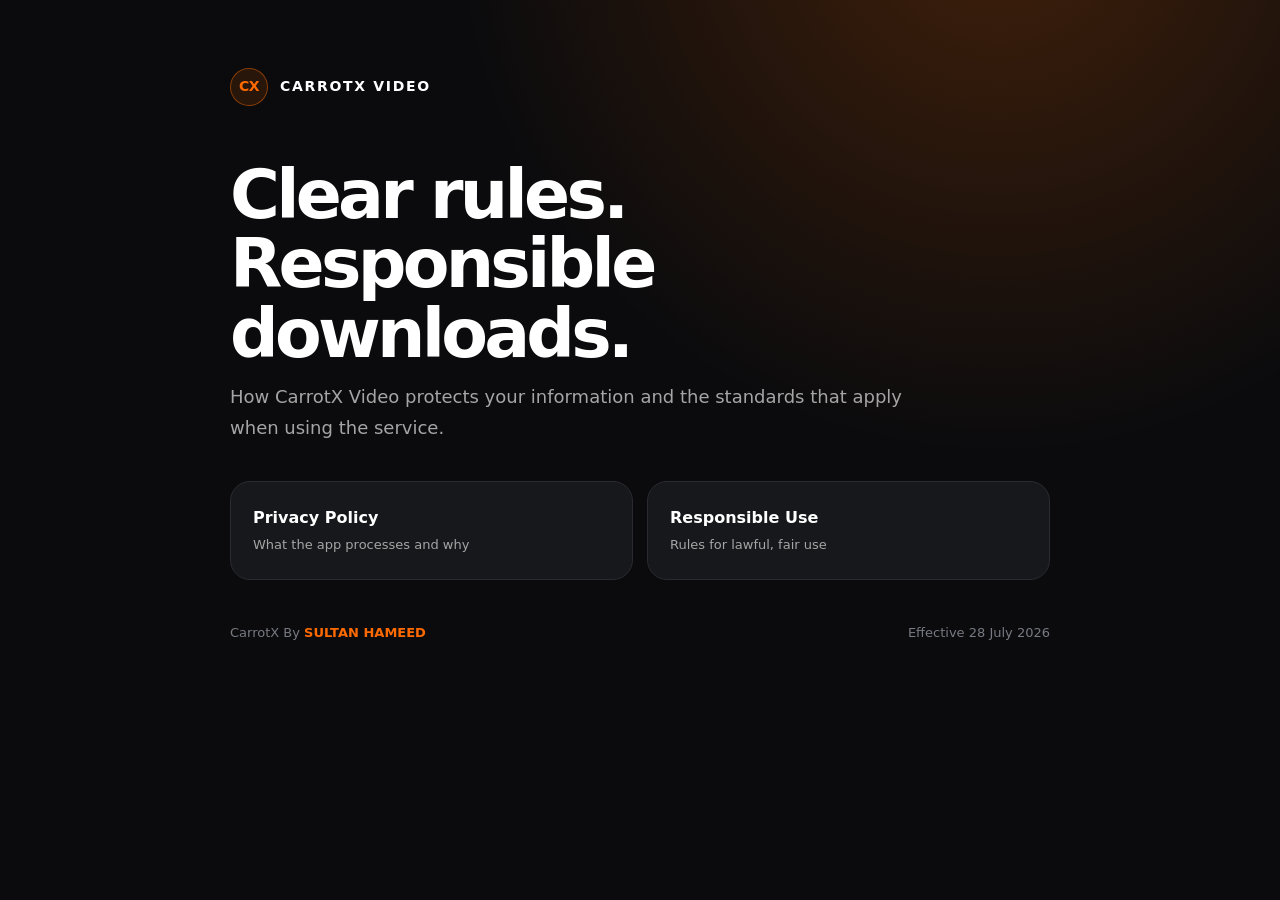
<file: index.html>
<!doctype html>
<html lang="en">
<head>
  <meta charset="utf-8">
  <meta name="viewport" content="width=device-width, initial-scale=1">
  <meta name="description" content="Privacy and responsible-use information for CarrotX Video.">
  <title>CarrotX Video — Legal</title>
  <link rel="stylesheet" href="styles.css">
</head>
<body>
  <main class="shell">
    <a class="brand" href="./"><span class="mark">CX</span>CarrotX Video</a>
    <h1>Clear rules.<br>Responsible downloads.</h1>
    <p class="lead">How CarrotX Video protects your information and the standards that apply when using the service.</p>

    <section class="actions" aria-label="Legal documents">
      <a class="action" href="privacy/">Privacy Policy<span>What the app processes and why</span></a>
      <a class="action" href="responsible-use/">Responsible Use<span>Rules for lawful, fair use</span></a>
    </section>

    <footer>
      <span>CarrotX By <strong>SULTAN HAMEED</strong></span>
      <span>Effective 28 July 2026</span>
    </footer>
  </main>
</body>
</html>
</file>
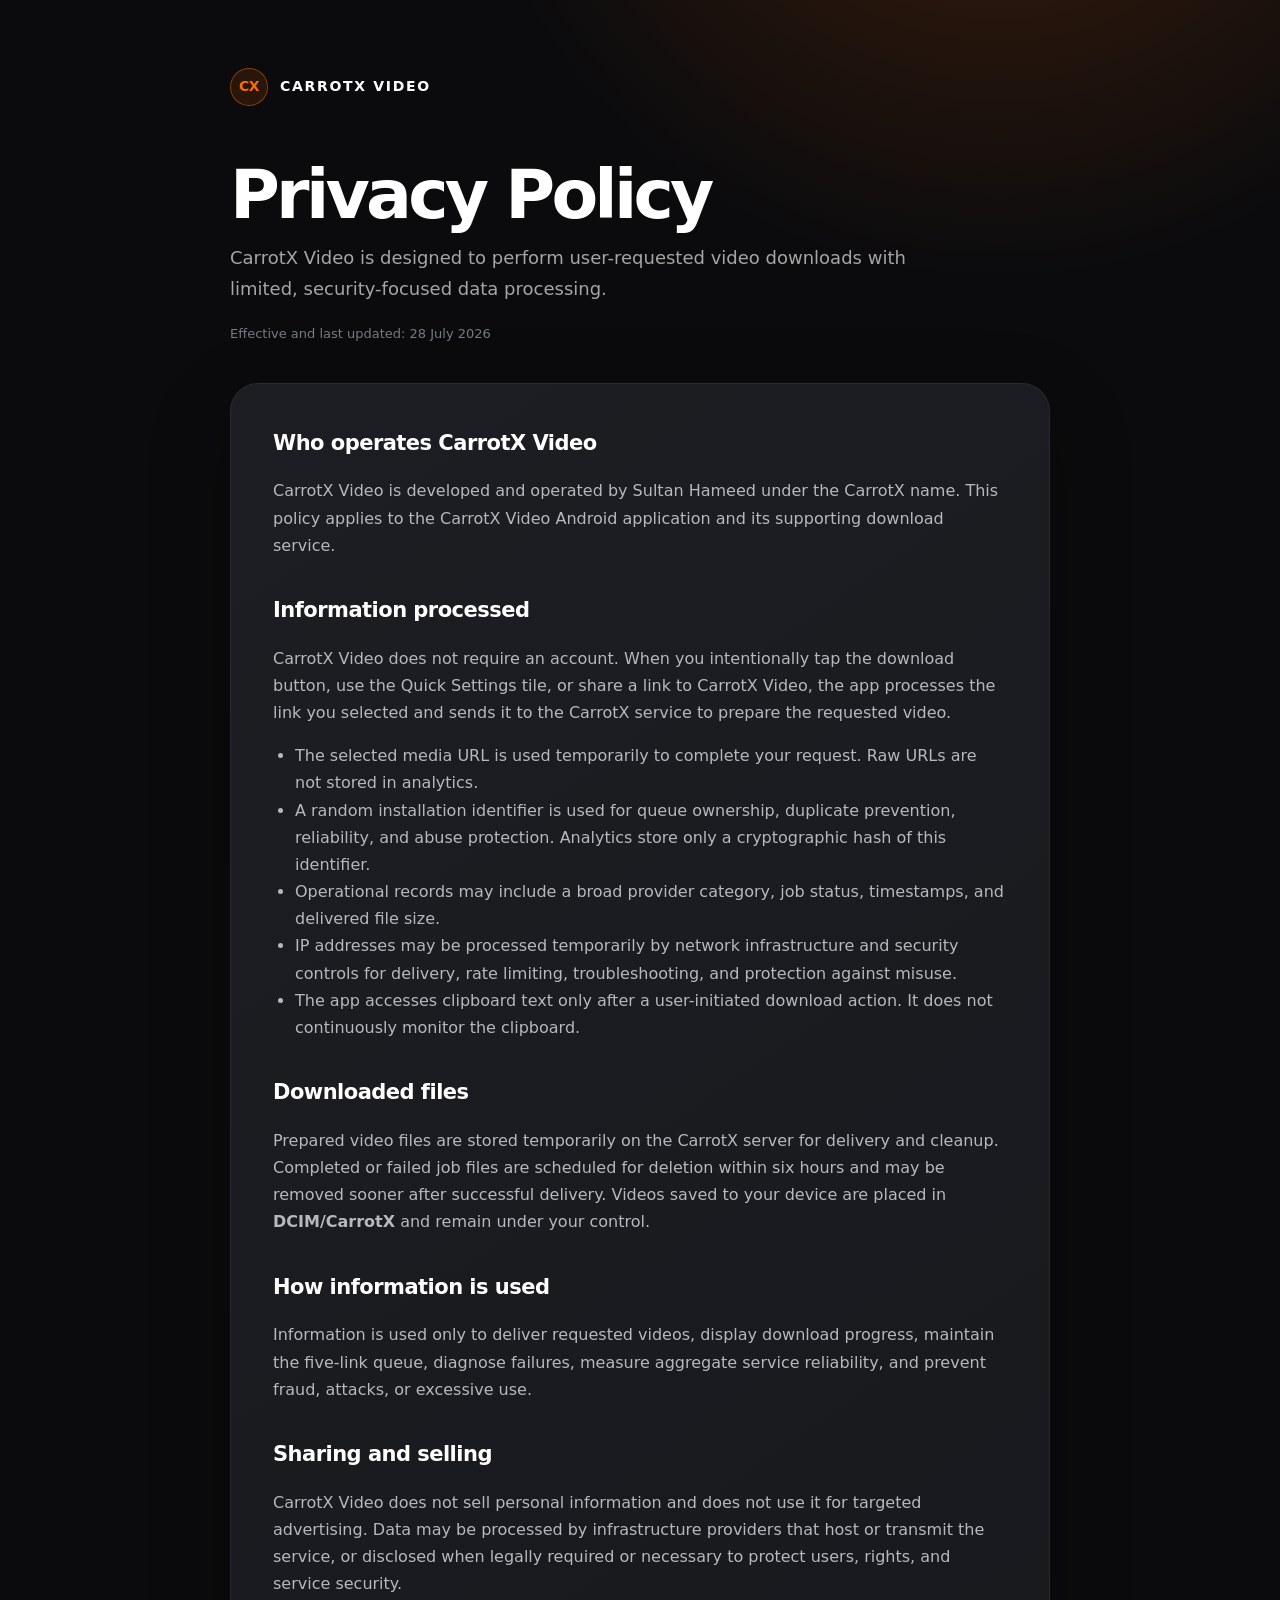
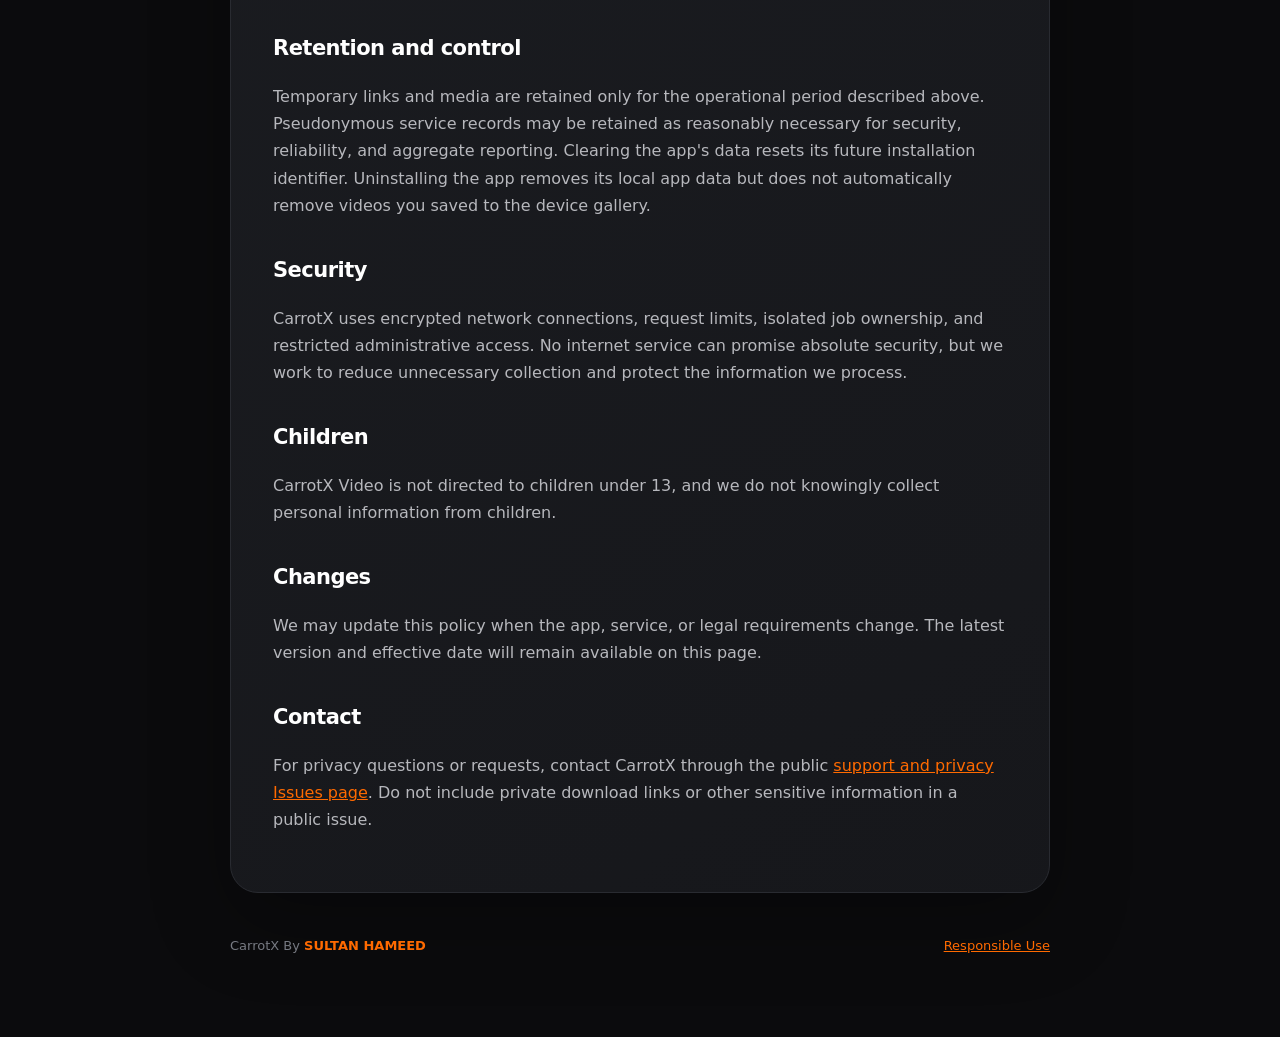
<file: privacy/index.html>
<!doctype html>
<html lang="en">
<head>
  <meta charset="utf-8">
  <meta name="viewport" content="width=device-width, initial-scale=1">
  <meta name="description" content="Privacy Policy for CarrotX Video.">
  <title>Privacy Policy — CarrotX Video</title>
  <link rel="stylesheet" href="../styles.css">
</head>
<body>
  <main class="shell">
    <a class="brand" href="../"><span class="mark">CX</span>CarrotX Video</a>
    <h1>Privacy Policy</h1>
    <p class="lead">CarrotX Video is designed to perform user-requested video downloads with limited, security-focused data processing.</p>
    <div class="updated">Effective and last updated: 28 July 2026</div>

    <article class="card">
      <h2>Who operates CarrotX Video</h2>
      <p>CarrotX Video is developed and operated by Sultan Hameed under the CarrotX name. This policy applies to the CarrotX Video Android application and its supporting download service.</p>

      <h2>Information processed</h2>
      <p>CarrotX Video does not require an account. When you intentionally tap the download button, use the Quick Settings tile, or share a link to CarrotX Video, the app processes the link you selected and sends it to the CarrotX service to prepare the requested video.</p>
      <ul>
        <li>The selected media URL is used temporarily to complete your request. Raw URLs are not stored in analytics.</li>
        <li>A random installation identifier is used for queue ownership, duplicate prevention, reliability, and abuse protection. Analytics store only a cryptographic hash of this identifier.</li>
        <li>Operational records may include a broad provider category, job status, timestamps, and delivered file size.</li>
        <li>IP addresses may be processed temporarily by network infrastructure and security controls for delivery, rate limiting, troubleshooting, and protection against misuse.</li>
        <li>The app accesses clipboard text only after a user-initiated download action. It does not continuously monitor the clipboard.</li>
      </ul>

      <h2>Downloaded files</h2>
      <p>Prepared video files are stored temporarily on the CarrotX server for delivery and cleanup. Completed or failed job files are scheduled for deletion within six hours and may be removed sooner after successful delivery. Videos saved to your device are placed in <strong>DCIM/CarrotX</strong> and remain under your control.</p>

      <h2>How information is used</h2>
      <p>Information is used only to deliver requested videos, display download progress, maintain the five-link queue, diagnose failures, measure aggregate service reliability, and prevent fraud, attacks, or excessive use.</p>

      <h2>Sharing and selling</h2>
      <p>CarrotX Video does not sell personal information and does not use it for targeted advertising. Data may be processed by infrastructure providers that host or transmit the service, or disclosed when legally required or necessary to protect users, rights, and service security.</p>

      <h2>Retention and control</h2>
      <p>Temporary links and media are retained only for the operational period described above. Pseudonymous service records may be retained as reasonably necessary for security, reliability, and aggregate reporting. Clearing the app's data resets its future installation identifier. Uninstalling the app removes its local app data but does not automatically remove videos you saved to the device gallery.</p>

      <h2>Security</h2>
      <p>CarrotX uses encrypted network connections, request limits, isolated job ownership, and restricted administrative access. No internet service can promise absolute security, but we work to reduce unnecessary collection and protect the information we process.</p>

      <h2>Children</h2>
      <p>CarrotX Video is not directed to children under 13, and we do not knowingly collect personal information from children.</p>

      <h2>Changes</h2>
      <p>We may update this policy when the app, service, or legal requirements change. The latest version and effective date will remain available on this page.</p>

      <h2>Contact</h2>
      <p>For privacy questions or requests, contact CarrotX through the public <a href="https://github.com/CarrotXOfficial/carrotx-video-legal/issues">support and privacy Issues page</a>. Do not include private download links or other sensitive information in a public issue.</p>
    </article>

    <footer>
      <span>CarrotX By <strong>SULTAN HAMEED</strong></span>
      <span><a href="../responsible-use/">Responsible Use</a></span>
    </footer>
  </main>
</body>
</html>
</file>
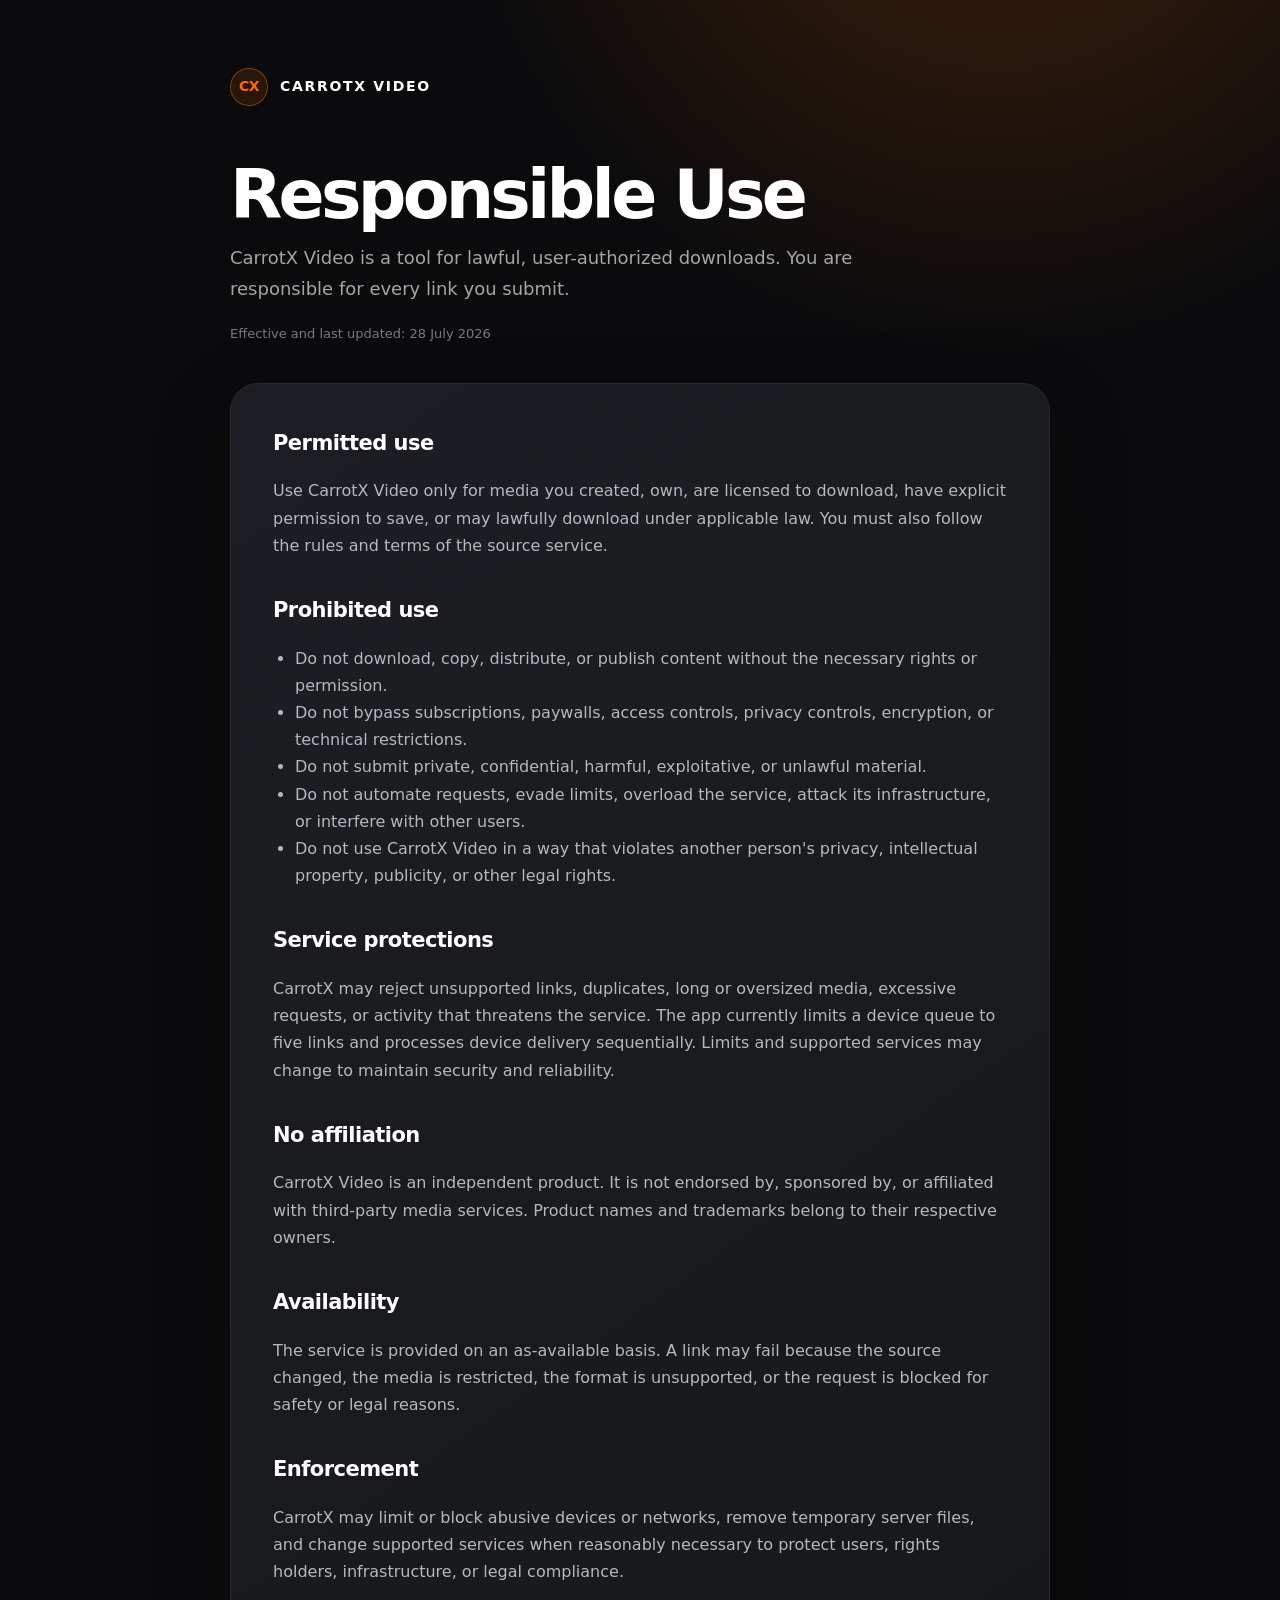
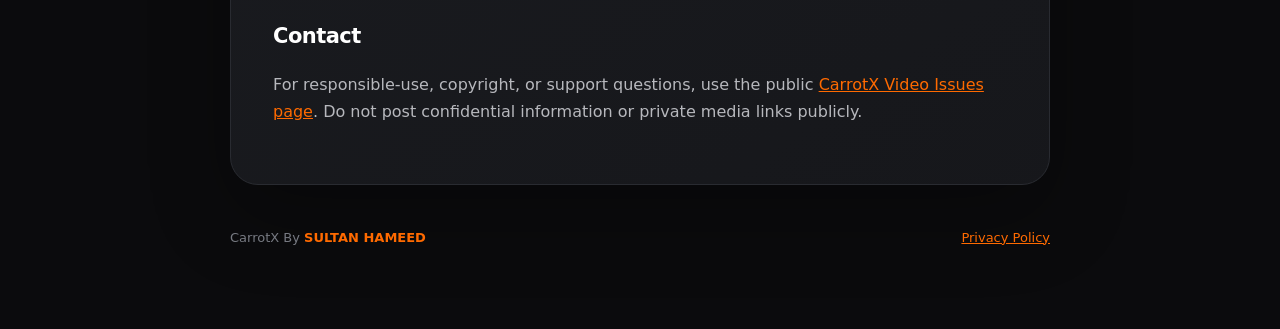
<file: responsible-use/index.html>
<!doctype html>
<html lang="en">
<head>
  <meta charset="utf-8">
  <meta name="viewport" content="width=device-width, initial-scale=1">
  <meta name="description" content="Responsible-use rules for CarrotX Video.">
  <title>Responsible Use — CarrotX Video</title>
  <link rel="stylesheet" href="../styles.css">
</head>
<body>
  <main class="shell">
    <a class="brand" href="../"><span class="mark">CX</span>CarrotX Video</a>
    <h1>Responsible Use</h1>
    <p class="lead">CarrotX Video is a tool for lawful, user-authorized downloads. You are responsible for every link you submit.</p>
    <div class="updated">Effective and last updated: 28 July 2026</div>

    <article class="card">
      <h2>Permitted use</h2>
      <p>Use CarrotX Video only for media you created, own, are licensed to download, have explicit permission to save, or may lawfully download under applicable law. You must also follow the rules and terms of the source service.</p>

      <h2>Prohibited use</h2>
      <ul>
        <li>Do not download, copy, distribute, or publish content without the necessary rights or permission.</li>
        <li>Do not bypass subscriptions, paywalls, access controls, privacy controls, encryption, or technical restrictions.</li>
        <li>Do not submit private, confidential, harmful, exploitative, or unlawful material.</li>
        <li>Do not automate requests, evade limits, overload the service, attack its infrastructure, or interfere with other users.</li>
        <li>Do not use CarrotX Video in a way that violates another person's privacy, intellectual property, publicity, or other legal rights.</li>
      </ul>

      <h2>Service protections</h2>
      <p>CarrotX may reject unsupported links, duplicates, long or oversized media, excessive requests, or activity that threatens the service. The app currently limits a device queue to five links and processes device delivery sequentially. Limits and supported services may change to maintain security and reliability.</p>

      <h2>No affiliation</h2>
      <p>CarrotX Video is an independent product. It is not endorsed by, sponsored by, or affiliated with third-party media services. Product names and trademarks belong to their respective owners.</p>

      <h2>Availability</h2>
      <p>The service is provided on an as-available basis. A link may fail because the source changed, the media is restricted, the format is unsupported, or the request is blocked for safety or legal reasons.</p>

      <h2>Enforcement</h2>
      <p>CarrotX may limit or block abusive devices or networks, remove temporary server files, and change supported services when reasonably necessary to protect users, rights holders, infrastructure, or legal compliance.</p>

      <h2>Contact</h2>
      <p>For responsible-use, copyright, or support questions, use the public <a href="https://github.com/CarrotXOfficial/carrotx-video-legal/issues">CarrotX Video Issues page</a>. Do not post confidential information or private media links publicly.</p>
    </article>

    <footer>
      <span>CarrotX By <strong>SULTAN HAMEED</strong></span>
      <span><a href="../privacy/">Privacy Policy</a></span>
    </footer>
  </main>
</body>
</html>
</file>
<file: styles.css>
:root {
  color-scheme: dark;
  --background: #0b0b0d;
  --surface: #17181c;
  --surface-raised: #1d1f24;
  --border: #292b31;
  --orange: #ff6a00;
  --text: #ffffff;
  --muted: #a5a5a5;
}

* {
  box-sizing: border-box;
}

html {
  scroll-behavior: smooth;
}

body {
  margin: 0;
  min-height: 100vh;
  background:
    radial-gradient(circle at 78% -10%, rgba(255, 106, 0, 0.22), transparent 34rem),
    var(--background);
  color: var(--text);
  font-family: Inter, ui-sans-serif, system-ui, -apple-system, BlinkMacSystemFont, "Segoe UI", sans-serif;
  line-height: 1.7;
}

a {
  color: var(--orange);
}

.shell {
  width: min(820px, calc(100% - 40px));
  margin: 0 auto;
  padding: 68px 0 80px;
}

.brand {
  display: inline-flex;
  align-items: center;
  gap: 12px;
  color: var(--text);
  font-size: 14px;
  font-weight: 800;
  letter-spacing: 0.12em;
  text-decoration: none;
  text-transform: uppercase;
}

.mark {
  display: grid;
  width: 38px;
  height: 38px;
  place-items: center;
  border: 1px solid rgba(255, 106, 0, 0.45);
  border-radius: 50%;
  background: rgba(255, 106, 0, 0.12);
  color: var(--orange);
  letter-spacing: -0.04em;
}

h1 {
  max-width: 700px;
  margin: 54px 0 14px;
  font-size: clamp(42px, 8vw, 68px);
  line-height: 1.02;
  letter-spacing: -0.055em;
}

.lead {
  max-width: 680px;
  margin: 0;
  color: var(--muted);
  font-size: 18px;
}

.updated {
  margin-top: 18px;
  color: #777a82;
  font-size: 13px;
}

.card {
  margin-top: 38px;
  padding: clamp(24px, 5vw, 42px);
  border: 1px solid var(--border);
  border-radius: 28px;
  background: linear-gradient(145deg, rgba(29, 31, 36, 0.94), rgba(23, 24, 28, 0.94));
  box-shadow: 0 30px 80px rgba(0, 0, 0, 0.28);
}

h2 {
  margin: 34px 0 8px;
  font-size: 21px;
  letter-spacing: -0.025em;
}

h2:first-child {
  margin-top: 0;
}

p,
li {
  color: #b7b8bd;
}

ul {
  padding-left: 22px;
}

.actions {
  display: grid;
  grid-template-columns: repeat(2, minmax(0, 1fr));
  gap: 14px;
  margin-top: 38px;
}

.action {
  display: block;
  padding: 22px;
  border: 1px solid var(--border);
  border-radius: 20px;
  background: var(--surface);
  color: var(--text);
  font-weight: 700;
  text-decoration: none;
  transition: 180ms ease;
}

.action:hover {
  border-color: rgba(255, 106, 0, 0.55);
  transform: translateY(-2px);
}

.action span {
  display: block;
  margin-top: 3px;
  color: var(--muted);
  font-size: 13px;
  font-weight: 500;
}

footer {
  display: flex;
  justify-content: space-between;
  gap: 20px;
  margin-top: 42px;
  color: #777a82;
  font-size: 13px;
}

footer strong {
  color: var(--orange);
}

@media (max-width: 620px) {
  .shell {
    padding-top: 38px;
  }

  .actions {
    grid-template-columns: 1fr;
  }

  footer {
    flex-direction: column;
  }
}
</file>
